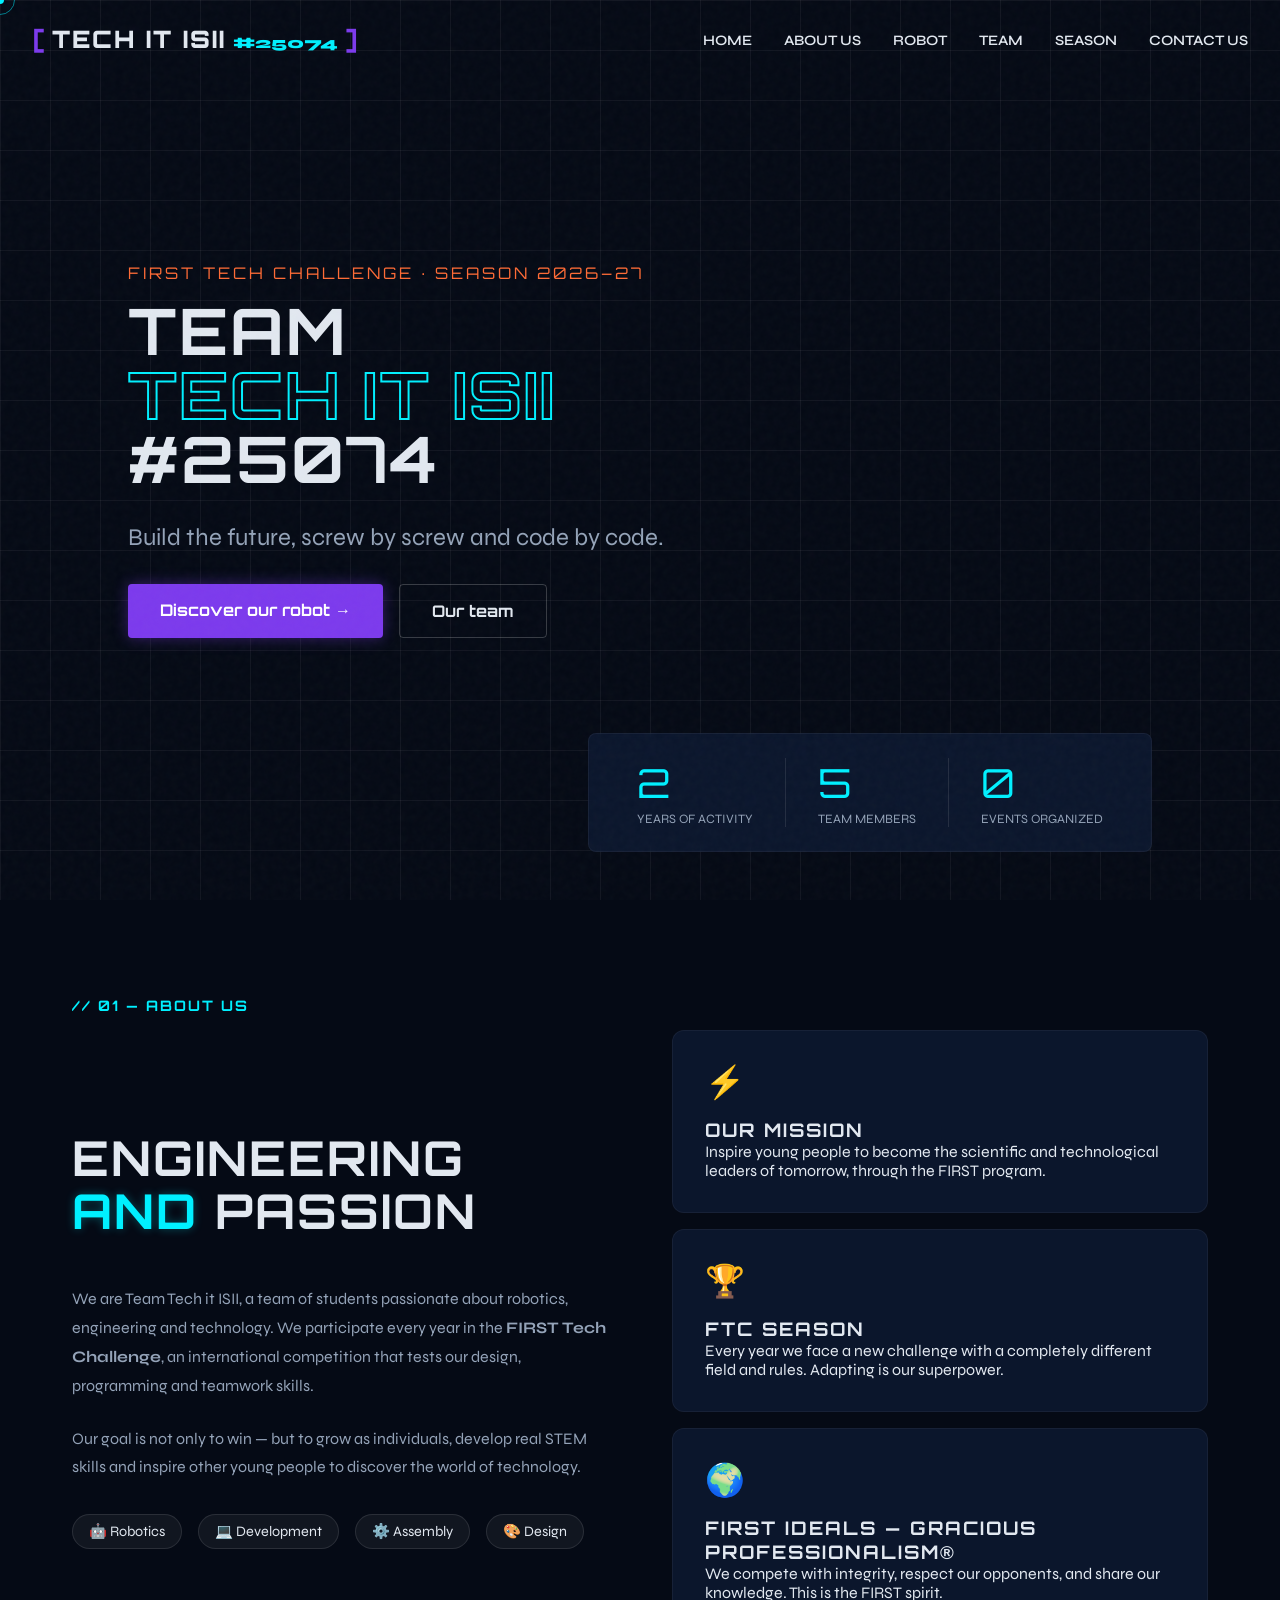
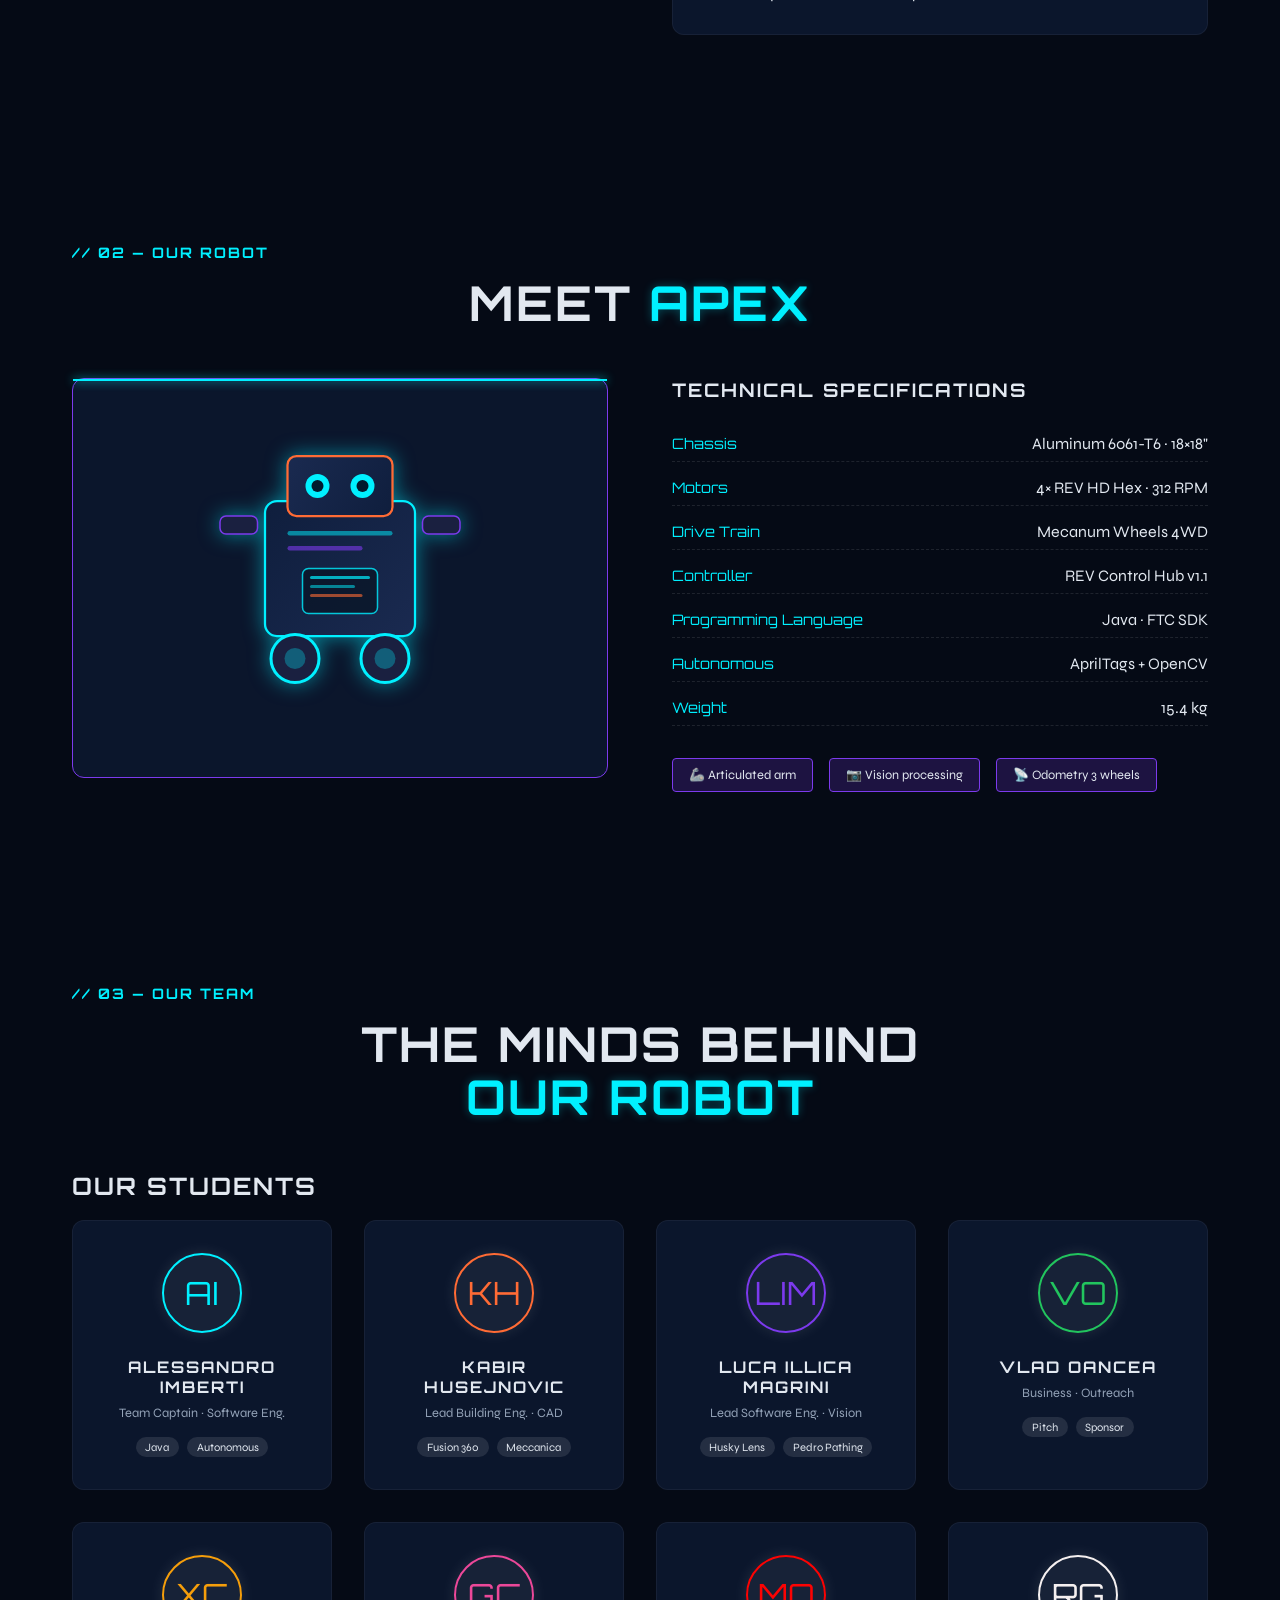
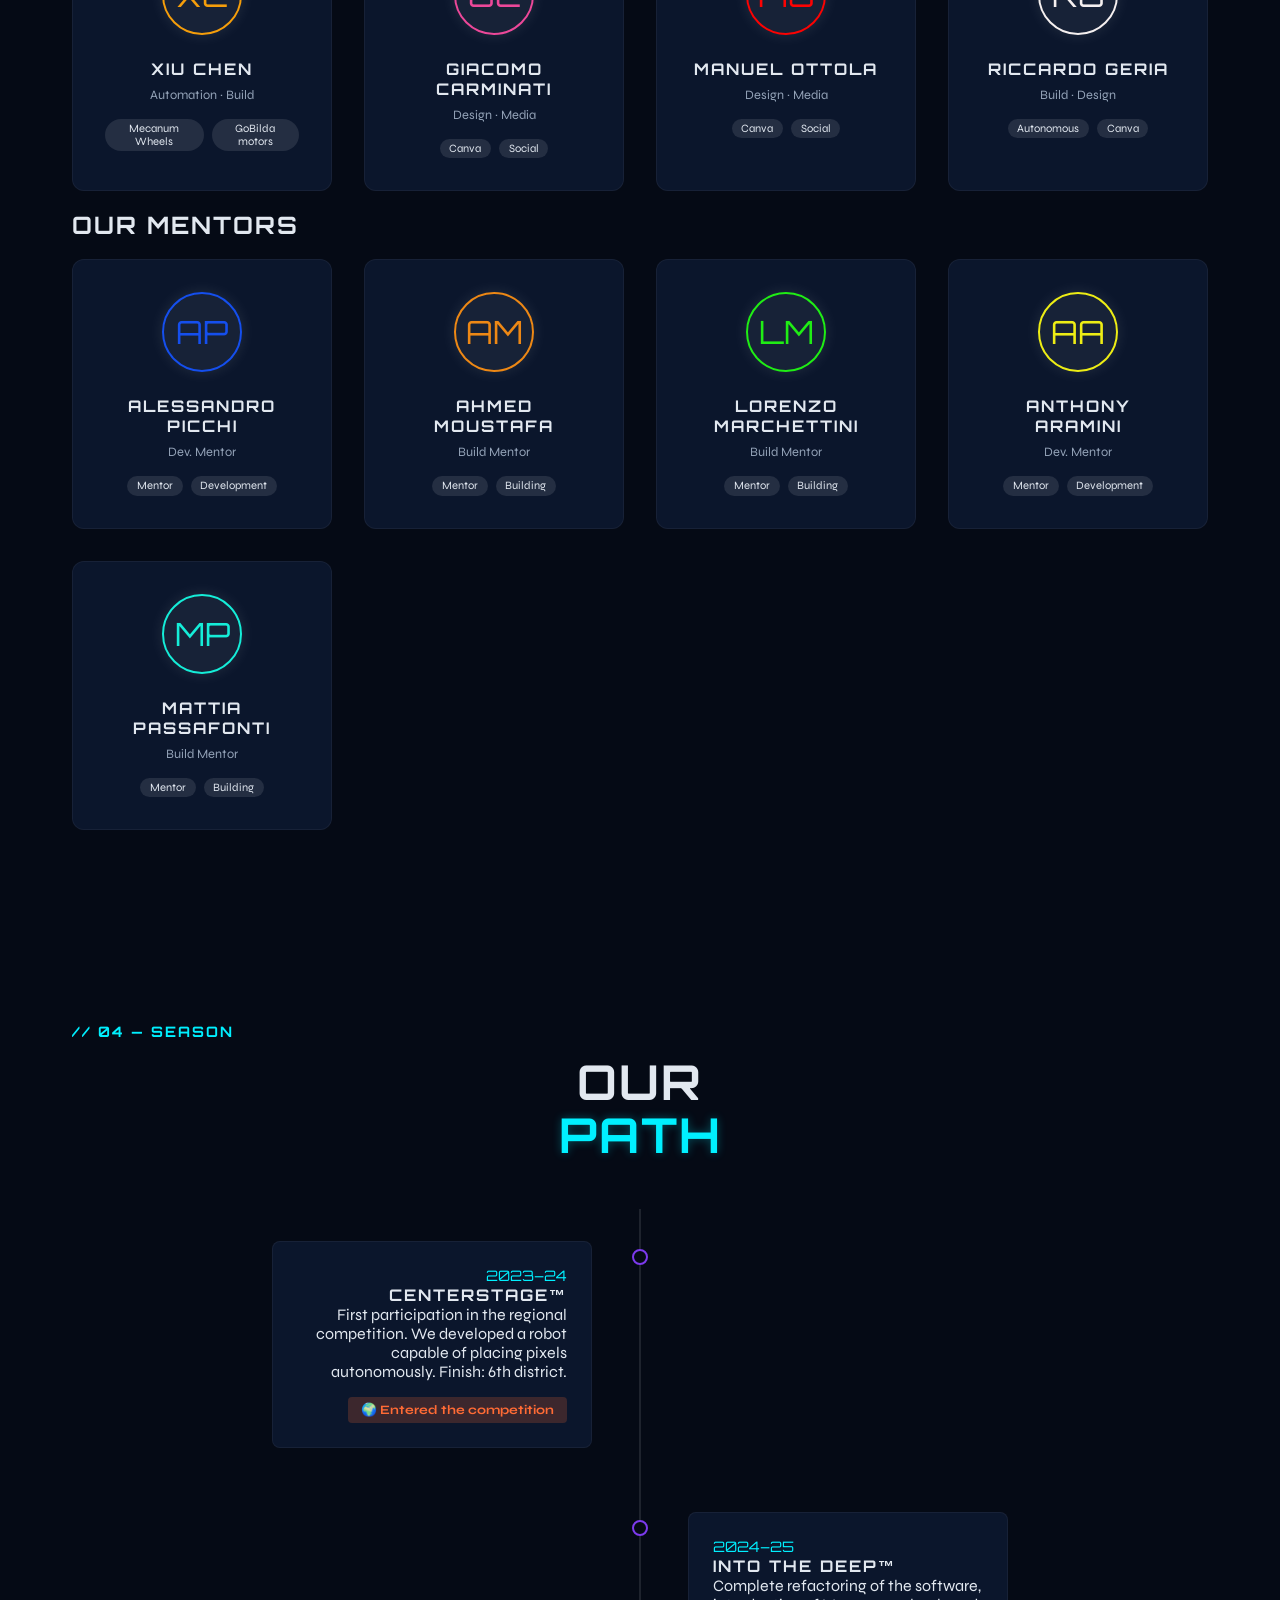
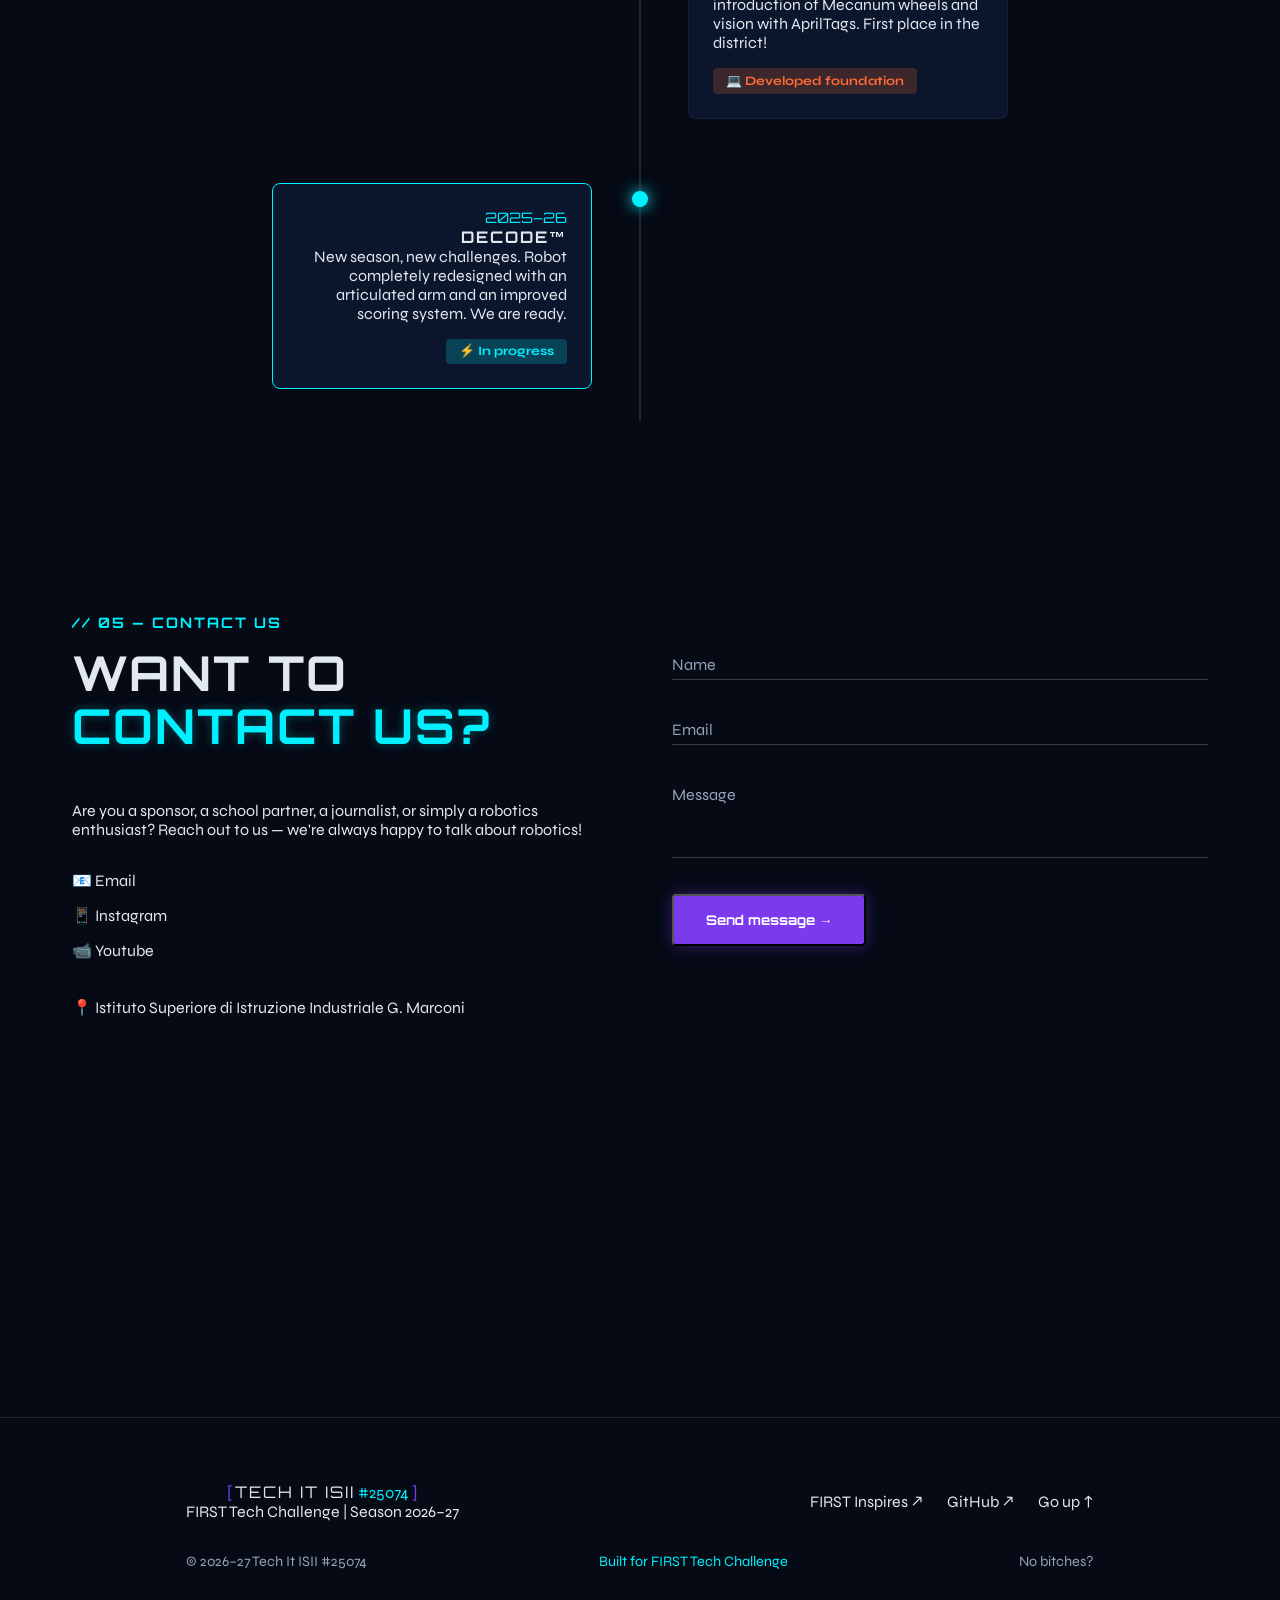
<file: PAGES/index.html>
<!DOCTYPE html>
<html lang="it">
<head>
  <meta charset="UTF-8" />
  <meta name="viewport" content="width=device-width, initial-scale=1.0" />
  <title>Team #25074 | Tech it ISII</title>
  <link rel="stylesheet" href="../STYLE/style.css" />
  <link href="https://fonts.googleapis.com/css2?family=Orbitron:wght@400;700;900&family=Syne:wght@400;500;700&display=swap" rel="stylesheet" />
</head>
<body>

  <!-- CURSOR FOLLOWER -->
  <div class="cursor-dot" id="cursorDot"></div>
  <div class="cursor-ring" id="cursorRing"></div>

  <!-- NOISE OVERLAY -->
  <div class="noise-overlay"></div>

  <!-- NAV -->
  <nav class="navbar" id="navbar">
    <div class="nav-logo">
      <span class="logo-bracket">[</span>
      <span class="logo-text">Tech it ISII</span>
      <span class="logo-num">#25074</span>
      <span class="logo-bracket">]</span>
    </div>
    <ul class="nav-links">
      <li><a href="#hero" class="nav-link" data-text="HOME">HOME</a></li>
      <li><a href="#about" class="nav-link" data-text="CHI SIAMO">ABOUT US</a></li>
      <li><a href="#robot" class="nav-link" data-text="ROBOT">ROBOT</a></li>
      <li><a href="#team" class="nav-link" data-text="TEAM">TEAM</a></li>
      <li><a href="#stagioni" class="nav-link" data-text="STAGIONI">SEASON</a></li>
      <li><a href="#contatti" class="nav-link cta-nav" data-text="CONTATTI">CONTACT US</a></li>
    </ul>
    <button class="nav-toggle" id="navToggle" aria-label="Menu">
      <span></span><span></span><span></span>
    </button>
  </nav>

  <!-- HERO -->
  <section class="hero" id="hero">
    <div class="hero-grid-overlay"></div>
    <div class="hero-content">
      <div class="hero-tag animate-in" style="--delay:0.1s">FIRST TECH CHALLENGE · SEASON 2026–27</div>
      <h1 class="hero-title animate-in" style="--delay:0.25s">
        <span class="hero-line">TEAM</span>
        <span class="hero-line accent">Tech it ISII</span>
        <span class="hero-line">#25074</span>
      </h1>
      <p class="hero-sub animate-in" style="--delay:0.45s">
        Build the future, screw by screw and code by code.
      </p>
      <div class="hero-cta animate-in" style="--delay:0.6s">
        <a href="#robot" class="btn btn-primary">Discover our robot →</a>
        <a href="#team" class="btn btn-ghost">Our team</a>
      </div>
    </div>
    <div class="hero-stats animate-in" style="--delay:0.75s">
      <div class="stat">
        <span class="stat-num" data-target="3">0</span>
        <span class="stat-label">Years of Activity</span>
      </div>
      <div class="stat-divider"></div>
      <div class="stat">
        <span class="stat-num" data-target="10">0</span>
        <span class="stat-label">Team Members</span>
      </div>
      <div class="stat-divider"></div>
      <div class="stat">
        <span class="stat-num" data-target="0">0</span>
        <span class="stat-label">Events Organized</span>
      </div>
    </div>
    <div class="hero-scroll-hint">
      <span></span>
      <div class="scroll-line"></div>
    </div>
  </section>

  <!-- ABOUT -->
  <section class="about section" id="about">
    <div class="container">
      <div class="section-label">// 01 — ABOUT US</div>
      <div class="about-grid">
        <div class="about-text">
          <h2 class="section-title">Engineering<br><em>and</em> Passion</h2>
          <p>We are Team Tech it ISII, a team of students passionate about robotics, engineering and technology. 
          We participate every year in the <strong>FIRST Tech Challenge</strong>, an international competition that tests 
          our design, programming and teamwork skills.</p>
          <p>Our goal is not only to win — but to grow as individuals, develop real STEM skills and inspire other young people to discover the world of technology.</p>
          <div class="about-badges">
            <span class="badge">🤖 Robotics</span>
            <span class="badge">💻 Development</span>
            <span class="badge">⚙️ Assembly</span>
            <span class="badge">🎨 Design</span>
          </div>
        </div>
        <div class="about-visual">
          <div class="about-card" data-tilt>
            <div class="about-card-inner">
              <div class="card-icon">⚡</div>
              <h3>Our Mission</h3>
              <p>Inspire young people to become the scientific and technological leaders of tomorrow, through the FIRST program.</p>
            </div>
          </div>
          <div class="about-card" data-tilt>
            <div class="about-card-inner">
              <div class="card-icon">🏆</div>
              <h3>FTC Season</h3>
              <p>Every year we face a new challenge with a completely different field and rules. Adapting is our superpower.</p>
            </div>
          </div>
          <div class="about-card about-card-wide" data-tilt>
            <div class="about-card-inner">
              <div class="card-icon">🌍</div>
              <h3>FIRST Ideals — Gracious Professionalism®</h3>
              <p>We compete with integrity, respect our opponents, and share our knowledge. This is the FIRST spirit.</p>
            </div>
          </div>
        </div>
      </div>
    </div>
  </section>

  <!-- ROBOT -->
  <section class="robot section" id="robot">
    <div class="container">
      <div class="section-label">// 02 — OUR ROBOT</div>
      <h2 class="section-title center">
        Meet <em>APEX</em>
      </h2>
      <div class="robot-showcase">
        <div class="robot-display">
          <div class="robot-frame">
            <div class="robot-placeholder">
              <div class="robot-svg-wrapper">
                <svg viewBox="0 0 200 220" fill="none" xmlns="http://www.w3.org/2000/svg" class="robot-svg">
                  <!-- Body -->
                  <rect x="50" y="60" width="100" height="90" rx="8" fill="url(#bodyGrad)" stroke="#00f0ff" stroke-width="1.5"/>
                  <!-- Head -->
                  <rect x="65" y="30" width="70" height="40" rx="6" fill="url(#headGrad)" stroke="#ff6b35" stroke-width="1.5"/>
                  <!-- Eyes -->
                  <circle cx="85" cy="50" r="8" fill="#00f0ff" class="robot-eye"/>
                  <circle cx="115" cy="50" r="8" fill="#00f0ff" class="robot-eye"/>
                  <circle cx="85" cy="50" r="4" fill="#001a2e"/>
                  <circle cx="115" cy="50" r="4" fill="#001a2e"/>
                  <!-- Arms -->
                  <rect x="20" y="70" width="25" height="12" rx="4" fill="#1a2040" stroke="#7c3aed" stroke-width="1"/>
                  <rect x="155" y="70" width="25" height="12" rx="4" fill="#1a2040" stroke="#7c3aed" stroke-width="1"/>
                  <!-- Wheels -->
                  <circle cx="70" cy="165" r="16" fill="#1a2040" stroke="#00f0ff" stroke-width="2"/>
                  <circle cx="130" cy="165" r="16" fill="#1a2040" stroke="#00f0ff" stroke-width="2"/>
                  <circle cx="70" cy="165" r="7" fill="#00f0ff" opacity="0.3"/>
                  <circle cx="130" cy="165" r="7" fill="#00f0ff" opacity="0.3"/>
                  <!-- Body details -->
                  <rect x="65" y="80" width="70" height="3" rx="1.5" fill="#00f0ff" opacity="0.5"/>
                  <rect x="65" y="90" width="50" height="3" rx="1.5" fill="#7c3aed" opacity="0.6"/>
                  <rect x="75" y="105" width="50" height="30" rx="4" fill="#0a1628" stroke="#00f0ff" stroke-width="1" opacity="0.8"/>
                  <!-- Screen lines -->
                  <rect x="80" y="110" width="40" height="2" rx="1" fill="#00f0ff" opacity="0.7"/>
                  <rect x="80" y="116" width="30" height="2" rx="1" fill="#00f0ff" opacity="0.5"/>
                  <rect x="80" y="122" width="35" height="2" rx="1" fill="#ff6b35" opacity="0.6"/>
                  <defs>
                    <linearGradient id="bodyGrad" x1="50" y1="60" x2="150" y2="150" gradientUnits="userSpaceOnUse">
                      <stop stop-color="#0f1e3d"/>
                      <stop offset="1" stop-color="#1a2a50"/>
                    </linearGradient>
                    <linearGradient id="headGrad" x1="65" y1="30" x2="135" y2="70" gradientUnits="userSpaceOnUse">
                      <stop stop-color="#1a2a50"/>
                      <stop offset="1" stop-color="#0f1e3d"/>
                    </linearGradient>
                  </defs>
                </svg>
              </div>
              <div class="robot-scan-line"></div>
            </div>
            <div class="robot-glow"></div>
          </div>
        </div>
        <div class="robot-specs">
          <h3 class="specs-title">Technical Specifications</h3>
          <div class="spec-list">
            <div class="spec-item">
              <span class="spec-key">Chassis</span>
              <span class="spec-val">Aluminum 6061-T6 · 18×18"</span>
            </div>
            <div class="spec-item">
              <span class="spec-key">Motors</span>
              <span class="spec-val">4× REV HD Hex · 312 RPM</span>
            </div>
            <div class="spec-item">
              <span class="spec-key">Drive Train</span>
              <span class="spec-val">Mecanum Wheels 4WD</span>
            </div>
            <div class="spec-item">
              <span class="spec-key">Controller</span>
              <span class="spec-val">REV Control Hub v1.1</span>
            </div>
            <div class="spec-item">
              <span class="spec-key">Programming Language</span>
              <span class="spec-val">Java · FTC SDK</span>
            </div>
            <div class="spec-item">
              <span class="spec-key">Autonomous</span>
              <span class="spec-val">AprilTags + OpenCV</span>
            </div>
            <div class="spec-item">
              <span class="spec-key">Weight</span>
              <span class="spec-val">15.4 kg</span>
            </div>
          </div>
          <div class="robot-sub-features">
            <div class="feature-pill">🦾 Articulated arm</div>
            <div class="feature-pill">📷 Vision processing</div>
            <div class="feature-pill">📡 Odometry 3 wheels</div>
          </div>
        </div>
      </div>
    </div>
  </section>

  <!-- TEAM -->
  <section class="team section" id="team">
    <div class="container">
      <div class="section-label">// 03 — OUR TEAM</div>
      <h2 class="section-title center">The Minds Behind<br><em>Our Robot</em></h2>
      <h2>Our Students</h2>
      <br>
      <div class="team-grid">
        <div class="member-card" data-tilt>
          <div class="member-avatar" style="--c:#00f0ff">AI</div>
          <h4 class="member-name">Alessandro Imberti</h4>
          <span class="member-role">Team Captain · Software Eng.</span>
          <div class="member-skills">
            <span>Java</span><span>Autonomous</span>
          </div>
        </div>
        <div class="member-card" data-tilt>
          <div class="member-avatar" style="--c:#ff6b35">KH</div>
          <h4 class="member-name">Kabir Husejnovic</h4>
          <span class="member-role">Lead Building Eng. · CAD</span>
          <div class="member-skills">
            <span>Fusion 360</span><span>Meccanica</span>
          </div>
        </div>
        <a href="https://itslucaa.is-a.dev" target="_blank" rel="noopener noreferrer" style="text-decoration: none; color: inherit;">
          <div class="member-card" data-tilt>
            <div class="member-avatar" style="--c:#7c3aed">LIM</div>
            <h4 class="member-name">Luca Illica Magrini</h4>
            <span class="member-role">Lead Software Eng. · Vision</span>
            <div class="member-skills">
              <span>Husky Lens</span><span>Pedro Pathing</span>
            </div>
          </div>
        </a>
        <div class="member-card" data-tilt>
          <div class="member-avatar" style="--c:#22c55e">VO</div>
          <h4 class="member-name">Vlad Oancea</h4>
          <span class="member-role">Business · Outreach</span>
          <div class="member-skills">
            <span>Pitch</span><span>Sponsor</span>
          </div>
        </div>
        <div class="member-card" data-tilt>
          <div class="member-avatar" style="--c:#f59e0b">XC</div>
          <h4 class="member-name">Xiu Chen</h4>
          <span class="member-role">Automation · Build</span>
          <div class="member-skills">
            <span>Mecanum Wheels</span><span>GoBilda motors</span>
          </div>
        </div>
        <div class="member-card" data-tilt>
          <div class="member-avatar" style="--c:#ec4899">GC</div>
          <h4 class="member-name">Giacomo Carminati</h4>
          <span class="member-role">Design · Media</span>
          <div class="member-skills">
            <span>Canva</span><span>Social</span>
          </div>
        </div>
        <div class="member-card" data-tilt>
          <div class="member-avatar" style="--c:#fc0303">MO</div>
          <h4 class="member-name">Manuel Ottola</h4>
          <span class="member-role">Design · Media</span>
          <div class="member-skills">
            <span>Canva</span><span>Social</span>
          </div>
        </div>
        <div class="member-card" data-tilt>
          <div class="member-avatar" style="--c:#f5f0f0">RG</div>
          <h4 class="member-name">Riccardo Geria</h4>
          <span class="member-role">Build · Design</span>
          <div class="member-skills">
            <span>Autonomous</span><span>Canva</span>
          </div>
        </div>
      </div>
      <br>
      <h2>Our Mentors</h2>
      <br>
      <div class="team-grid">
        <div class="member-card" data-tilt>
          <div class="member-avatar" style="--c:#154fed">AP</div>
          <h4 class="member-name">Alessandro Picchi</h4>
          <span class="member-role">Dev. Mentor</span>
          <div class="member-skills">
            <span>Mentor</span><span>Development</span>
          </div>
        </div>
          <div class="member-card" data-tilt>
            <div class="member-avatar" style="--c:#ed8815">AM</div>
              <h4 class="member-name">Ahmed Moustafa</h4>
              <span class="member-role">Build Mentor</span>
            <div class="member-skills">
              <span>Mentor</span><span>Building</span>
            </div>
          </div>
          <div class="member-card" data-tilt>
            <div class="member-avatar" style="--c:#20ed15">LM</div>
              <h4 class="member-name">Lorenzo Marchettini</h4>
              <span class="member-role">Build Mentor</span>
            <div class="member-skills">
              <span>Mentor</span><span>Building</span>
            </div>
          </div>
          <div class="member-card" data-tilt>
            <div class="member-avatar" style="--c:#eded15">AA</div>
              <h4 class="member-name">Anthony Aramini</h4>
              <span class="member-role">Dev. Mentor</span>
            <div class="member-skills">
              <span>Mentor</span><span>Development</span>
            </div>
          </div>
          <div class="member-card" data-tilt>
            <div class="member-avatar" style="--c:#15edd8">MP</div>
              <h4 class="member-name">Mattia Passafonti</h4>
              <span class="member-role">Build Mentor</span>
            <div class="member-skills">
              <span>Mentor</span><span>Building</span>
            </div>
          </div>
        </div>
      </div>
    </div>
  </section>

  <!-- STAGIONI -->
  <section class="stagioni section" id="stagioni">
    <div class="container">
      <div class="section-label">// 04 — SEASON</div>
      <h2 class="section-title center">Our<br><em>path</em></h2>
      <div class="timeline">
        <div class="timeline-item" data-side="left">
          <div class="timeline-dot"></div>
          <div class="timeline-card">
            <span class="tl-year">2023–24</span>
            <h4>CENTERSTAGE™</h4>
            <p>First participation in the regional competition. We developed a robot capable of placing pixels autonomously. Finish: 6th district.</p>
            <div class="tl-badge win">🌍 Entered the competition</div>
          </div>
        </div>
        <div class="timeline-item" data-side="right">
          <div class="timeline-dot"></div>
          <div class="timeline-card">
            <span class="tl-year">2024–25</span>
            <h4>INTO THE DEEP™</h4>
            <p>Complete refactoring of the software, introduction of Mecanum wheels and vision with AprilTags. First place in the district!</p>
            <div class="tl-badge win">💻 Developed foundation</div>
          </div>
        </div>
        <div class="timeline-item" data-side="left">
          <div class="timeline-dot active"></div>
          <div class="timeline-card active">
            <span class="tl-year">2025–26</span>
            <h4>DECODE™</h4>
            <p>New season, new challenges. Robot completely redesigned with an articulated arm and an improved scoring system. We are ready.</p>
            <div class="tl-badge current">⚡ In progress</div>
          </div>
        </div>
      </div>
    </div>
  </section>

  <!-- CONTATTI -->
  <section class="contatti section" id="contatti">
    <div class="container">
      <div class="section-label">// 05 — CONTACT US</div>
      <div class="contatti-grid">
        <div class="contatti-text">
          <h2 class="section-title">Want to<br><em>contact us?</em></h2>
          <p>Are you a sponsor, a school partner, a journalist, or simply a robotics enthusiast? Reach out to us — we're always happy to talk about robotics!</p>
          <div class="contact-info">
            <div class="contact-item">
              <span class="contact-icon">📧</span>
              <a href="mailto:techit@isii.it">Email</a>
            </div>
            <div class="contact-item">
              <span class="contact-icon">📱</span>
              <a href="https://www.instagram.com/tech_it_isii?igsh=czV2NGNjMWVxeXBp">Instagram</a>
            </div>
            <div class="contact-item">
              <span class="contact-icon">📹</span>
              <a href="https://www.youtube.com/@TechItISII" target="_blank" rel="noopener">Youtube</a>
            </div>
          </div>
        </div>
        <form class="contact-form" id="contactForm" novalidate>
          <div class="form-group">
            <input type="text" id="nome" required />
            <label for="nome">Name</label>
          </div>
          <div class="form-group">
            <input type="email" id="email" required />
            <label for="email">Email</label>
          </div>
          <div class="form-group">
            <textarea id="messaggio" rows="4" required></textarea>
            <label for="messaggio">Message</label>
          </div>
          <button type="submit" class="btn btn-primary btn-full">
            <span class="btn-text">Send message →</span>
            <span class="btn-loading">⏳ Sending...</span>
          </button>
          <div class="form-success" id="formSuccess">
            ✅ Message sent! We'll get back to you soon.
          </div>
        </form>
        </div>
        <br><br>
        <span class="contact-icon">📍 Istituto Superiore di Istruzione Industriale G. Marconi</span>
        <iframe src="https://www.google.com/maps/embed?pb=!1m18!1m12!1m3!1d2819.017089907172!2d9.686506776341458!3d45.04487506131897!2m3!1f0!2f0!3f0!3m2!1i1024!2i768!4f13.1!3m3!1m2!1s0x4780dd5103c85835%3A0x78e7bf456667fbaf!2sIstituto%20Superiore%20di%20Istruzione%20Industriale%20G.%20Marconi!5e0!3m2!1sit!2sit!4v1773677823845!5m2!1sit!2sit" width="1200" height="300" style="border:0;" allowfullscreen="" loading="lazy" referrerpolicy="no-referrer-when-downgrade"></iframe>
    </div>
  </section>

  <!-- FOOTER -->
  <footer class="footer">
    <div class="container">
      <div class="footer-top">
        <div class="footer-brand">
          <span class="logo-bracket">[</span>
          <span class="logo-text">Tech It ISII</span>
          <span class="logo-num">#25074</span>
          <span class="logo-bracket">]</span>
          <p>FIRST Tech Challenge | Season 2026–27</p>
        </div>
        <div class="footer-links">
          <a href="https://www.firstinspires.org" target="_blank" rel="noopener">FIRST Inspires ↗</a>
          <a href="https://github.com/TECH-IT-ISII-26" target="_blank" rel="noopener">GitHub ↗</a>
          <a href="#hero">Go up ↑</a>
        </div>
      </div>
      <div class="footer-bottom">
        <span>© 2026–27 Tech It ISII #25074</span>
        <span class="footer-ftc">Built for FIRST Tech Challenge</span>

        <!-- Easter egg -->
        <div class="easter-egg-container">
            <span id="EasterEgg-trigger" class="EasterEgg-text">No bitches?</span>
        </div>
      </div>
    </div>
  </footer>

  <script src="../SCRIPT/script.js"></script>
</body>
</html>
</file>
<file: STYLE/style.css>
/* =========================================
   VARIABILI E RESET
   ========================================= */
:root {
  /* Colori principali */
  --bg-dark: #050a15;
  --bg-panel: rgba(15, 30, 61, 0.6);
  --text-main: #e2e8f0;
  --text-muted: #94a3b8;
  
  /* Colori Neon / Accenti */
  --cyan: #00f0ff;
  --purple: #7c3aed;
  --orange: #ff6b35;
  --green: #22c55e;
  
  /* Font */
  --font-display: 'Orbitron', sans-serif;
  --font-body: 'Syne', sans-serif;
  
  /* Transizioni */
  --transition: all 0.3s ease;
}

* {
  margin: 0;
  padding: 0;
  box-sizing: border-box;
  cursor: none; /* Nascondiamo il cursore di default per usare il nostro */
}

html {
  scroll-behavior: smooth;
  background-color: var(--bg-dark);
  color: var(--text-main);
  font-family: var(--font-body);
  overflow-x: hidden;
}

/* Scrollbar personalizzata */
::-webkit-scrollbar { width: 8px; }
::-webkit-scrollbar-track { background: var(--bg-dark); }
::-webkit-scrollbar-thumb { background: var(--purple); border-radius: 4px; }

/* =========================================
   CURSORE E NOISE OVERLAY
   ========================================= */
.cursor-dot, .cursor-ring {
  position: fixed;
  top: 0; left: 0;
  transform: translate(-50%, -50%);
  border-radius: 50%;
  pointer-events: none;
  z-index: 9999;
}

.cursor-dot {
  width: 8px; height: 8px;
  background-color: var(--cyan);
  transition: transform 0.1s ease-out;
}

.cursor-ring {
  width: 30px; height: 30px;
  border: 1px solid rgba(0, 240, 255, 0.5);
  transition: transform 0.2s ease-out, width 0.2s, height 0.2s;
}

.cursor-hover .cursor-ring {
  width: 50px; height: 50px;
  background-color: rgba(0, 240, 255, 0.1);
  border-color: var(--cyan);
}

.noise-overlay {
  position: fixed;
  top: 0; left: 0; width: 100%; height: 100%;
  pointer-events: none;
  z-index: 9998;
  opacity: 0.03;
  background: url('data:image/svg+xml;utf8,%3Csvg viewBox="0 0 200 200" xmlns="http://www.w3.org/2000/svg"%3E%3Cfilter id="noiseFilter"%3E%3CfeTurbulence type="fractalNoise" baseFrequency="0.65" numOctaves="3" stitchTiles="stitch"/%3E%3C/filter%3E%3Crect width="100%25" height="100%25" filter="url(%23noiseFilter)"/%3E%3C/svg%3E');
}

/* =========================================
   TIPOGRAFIA E UTILITY
   ========================================= */
h1, h2, h3, h4, .logo-text, .section-label {
  font-family: var(--font-display);
  text-transform: uppercase;
  letter-spacing: 2px;
}

a { text-decoration: none; color: inherit; }
.container { max-width: 1200px; margin: 0 auto; padding: 0 2rem; }
.section { padding: 6rem 0; position: relative; }
.section-label { color: var(--cyan); margin-bottom: 1rem; font-weight: 700; font-size: 0.9rem; }
.section-title { font-size: 3rem; margin-bottom: 3rem; line-height: 1.1; }
.section-title.center { text-align: center; }
.section-title em { color: var(--cyan); font-style: normal; text-shadow: 0 0 10px rgba(0,240,255,0.3); }

/* =========================================
   NAVBAR
   ========================================= */
.navbar {
  position: fixed;
  top: 0; width: 100%;
  padding: 1.5rem 2rem;
  display: flex;
  justify-content: space-between;
  align-items: center;
  z-index: 1000;
  transition: var(--transition);
}

.navbar.scrolled {
  background: rgba(5, 10, 21, 0.8);
  backdrop-filter: blur(10px);
  padding: 1rem 2rem;
  border-bottom: 1px solid rgba(255,255,255,0.05);
}

.nav-logo { font-size: 1.5rem; font-weight: 900; }
.logo-bracket { color: var(--purple); }
.logo-num { color: var(--cyan); font-size: 1rem; }

.nav-links { display: flex; gap: 2rem; list-style: none; }
.nav-link { font-size: 0.9rem; font-weight: 600; position: relative; }
.nav-link::before {
  content: ''; position: absolute; bottom: -5px; left: 0;
  width: 0%; height: 2px; background: var(--cyan);
  transition: var(--transition);
}
.nav-link:hover::before { width: 100%; }

.nav-toggle {
  display: none; flex-direction: column; gap: 5px;
  background: none; border: none; cursor: none;
}
.nav-toggle span { width: 30px; height: 3px; background: white; transition: 0.3s; }

/* =========================================
   BOTTONI
   ========================================= */
.btn {
  display: inline-block; padding: 1rem 2rem;
  font-family: var(--font-display); font-weight: 700;
  border-radius: 4px; transition: var(--transition);
  position: relative; overflow: hidden;
}
.btn-primary {
  background: var(--purple); color: white;
  box-shadow: 0 0 15px rgba(124, 58, 237, 0.4);
}
.btn-primary:hover {
  background: transparent; box-shadow: 0 0 25px rgba(0, 240, 255, 0.6);
  border: 1px solid var(--cyan); color: var(--cyan);
}
.btn-ghost { border: 1px solid rgba(255,255,255,0.2); }
.btn-ghost:hover { border-color: var(--cyan); color: var(--cyan); }

/* =========================================
   HERO SECTION
   ========================================= */
.hero {
  min-height: 100vh; display: flex; flex-direction: column;
  justify-content: center; position: relative;
  padding: 0 10%;
}
.hero-grid-overlay {
  position: absolute; top: 0; left: 0; width: 100%; height: 100%;
  background-size: 50px 50px;
  background-image: linear-gradient(to right, rgba(255, 255, 255, 0.05) 1px, transparent 1px),
                    linear-gradient(to bottom, rgba(255, 255, 255, 0.05) 1px, transparent 1px);
  z-index: -1;
}
.hero-tag { color: var(--orange); font-family: var(--font-display); margin-bottom: 1rem; letter-spacing: 3px; }
.hero-title { font-size: 5vw; line-height: 1; display: flex; flex-direction: column; }
.hero-line.accent { color: transparent; -webkit-text-stroke: 2px var(--cyan); }
.hero-sub { font-size: 1.5rem; color: var(--text-muted); max-width: 600px; margin: 2rem 0; }
.hero-cta { display: flex; gap: 1rem; }

.hero-stats {
  position: absolute; bottom: 3rem; right: 10%;
  display: flex; gap: 2rem; background: var(--bg-panel);
  padding: 1.5rem 3rem; border-radius: 8px; backdrop-filter: blur(5px);
  border: 1px solid rgba(255,255,255,0.05);
}
.stat-num { display: block; font-size: 2.5rem; font-family: var(--font-display); color: var(--cyan); }
.stat-label { font-size: 0.8rem; color: var(--text-muted); text-transform: uppercase; }
.stat-divider { width: 1px; background: rgba(255,255,255,0.1); }

/* =========================================
   SEZIONI (ABOUT, ROBOT, TEAM)
   ========================================= */
.about-grid { display: grid; grid-template-columns: 1fr 1fr; gap: 4rem; align-items: center; }
.about-text p { margin-bottom: 1.5rem; line-height: 1.8; color: var(--text-muted); }
.about-badges { display: flex; gap: 1rem; flex-wrap: wrap; margin-top: 2rem; }
.badge { background: rgba(255,255,255,0.05); padding: 0.5rem 1rem; border-radius: 50px; font-size: 0.9rem; border: 1px solid rgba(255,255,255,0.1); }

.about-card { background: var(--bg-panel); padding: 2rem; border-radius: 12px; margin-bottom: 1rem; border: 1px solid rgba(255,255,255,0.05); transition: var(--transition); }
.about-card:hover { border-color: var(--cyan); box-shadow: 0 10px 30px rgba(0,240,255,0.1); }
.card-icon { font-size: 2rem; margin-bottom: 1rem; }

/* ROBOT SECTION */
.robot-showcase { display: grid; grid-template-columns: 1fr 1fr; gap: 4rem; }
.robot-frame { position: relative; background: var(--bg-panel); border-radius: 12px; padding: 2rem; border: 1px solid var(--purple); display: flex; justify-content: center; }
.robot-svg-wrapper { width: 100%; max-width: 300px; position: relative; z-index: 2; }
.robot-svg { width: 100%; height: auto; filter: drop-shadow(0 0 10px rgba(0,240,255,0.5)); }

/* Effetto Scanner sul Robot */
.robot-scan-line {
  position: absolute; top: 0; left: 0; width: 100%; height: 2px;
  background: var(--cyan); box-shadow: 0 0 10px var(--cyan);
  animation: scan 3s infinite linear; z-index: 3;
}
@keyframes scan { 0% { top: 0; opacity: 0; } 10% { opacity: 1; } 90% { opacity: 1; } 100% { top: 100%; opacity: 0; } }

.robot-specs .spec-list { display: grid; gap: 1rem; margin-top: 2rem; }
.spec-item { display: flex; justify-content: space-between; border-bottom: 1px dashed rgba(255,255,255,0.1); padding-bottom: 0.5rem; }
.spec-key { color: var(--cyan); font-family: var(--font-display); font-size: 0.9rem; }
.spec-val { color: var(--text-main); }
.robot-sub-features { display: flex; gap: 1rem; margin-top: 2rem; flex-wrap: wrap; }
.feature-pill { background: rgba(124, 58, 237, 0.2); border: 1px solid var(--purple); padding: 0.5rem 1rem; border-radius: 4px; font-size: 0.8rem; }

/* TEAM SECTION */
.team-grid { display: grid; grid-template-columns: repeat(auto-fit, minmax(250px, 1fr)); gap: 2rem; }
.member-card { background: var(--bg-panel); padding: 2rem; border-radius: 12px; text-align: center; border: 1px solid rgba(255,255,255,0.05); }
.member-avatar { width: 80px; height: 80px; margin: 0 auto 1.5rem; background: rgba(255,255,255,0.05); border-radius: 50%; display: flex; align-items: center; justify-content: center; font-size: 2rem; font-family: var(--font-display); border: 2px solid var(--c); color: var(--c); box-shadow: 0 0 15px rgba(255,255,255,0.1); }
.member-role { display: block; font-size: 0.8rem; color: var(--text-muted); margin: 0.5rem 0 1rem; }
.member-skills { display: flex; justify-content: center; gap: 0.5rem; }
.member-skills span { font-size: 0.7rem; padding: 0.2rem 0.6rem; background: rgba(255,255,255,0.1); border-radius: 50px; }

/* TIMELINE */
.timeline { position: relative; max-width: 800px; margin: 0 auto; }
.timeline::before { content: ''; position: absolute; left: 50%; top: 0; width: 2px; height: 100%; background: rgba(255,255,255,0.1); transform: translateX(-50%); }
.timeline-item { width: 50%; padding: 2rem; position: relative; }
.timeline-item[data-side="left"] { left: 0; text-align: right; padding-right: 3rem; }
.timeline-item[data-side="right"] { left: 50%; text-align: left; padding-left: 3rem; }
.timeline-dot { position: absolute; top: 2.5rem; width: 16px; height: 16px; background: var(--bg-dark); border: 2px solid var(--purple); border-radius: 50%; z-index: 2; }
.timeline-item[data-side="left"] .timeline-dot { right: -8px; }
.timeline-item[data-side="right"] .timeline-dot { left: -8px; }
.timeline-dot.active { background: var(--cyan); border-color: var(--cyan); box-shadow: 0 0 15px var(--cyan); }
.timeline-card { background: var(--bg-panel); padding: 1.5rem; border-radius: 8px; border: 1px solid rgba(255,255,255,0.05); }
.timeline-card.active { border-color: var(--cyan); }
.tl-year { color: var(--cyan); font-family: var(--font-display); font-size: 0.9rem; }
.tl-badge { display: inline-block; margin-top: 1rem; padding: 0.3rem 0.8rem; border-radius: 4px; font-size: 0.8rem; font-weight: bold; }
.tl-badge.win { background: rgba(255, 107, 53, 0.2); color: var(--orange); }
.tl-badge.current { background: rgba(0, 240, 255, 0.2); color: var(--cyan); }

/* CONTATTI & FORM */
.contatti-grid { display: grid; grid-template-columns: 1fr 1fr; gap: 4rem; }
.contact-info { margin-top: 2rem; display: flex; flex-direction: column; gap: 1rem; }
.form-group { position: relative; margin-bottom: 2rem; }
.form-group input, .form-group textarea { width: 100%; background: transparent; border: none; border-bottom: 1px solid rgba(255,255,255,0.2); color: white; padding: 0.5rem 0; font-family: var(--font-body); resize: none; }
.form-group input:focus, .form-group textarea:focus { outline: none; border-color: var(--cyan); }
.form-group label { position: absolute; top: 0.5rem; left: 0; color: var(--text-muted); transition: var(--transition); pointer-events: none; }
.form-group input:focus ~ label, .form-group input:valid ~ label, .form-group textarea:focus ~ label, .form-group textarea:valid ~ label { top: -1.5rem; font-size: 0.8rem; color: var(--cyan); }
.form-success { display: none; margin-top: 1rem; color: var(--green); background: rgba(34, 197, 94, 0.1); padding: 1rem; border-radius: 4px; }
.btn-loading { display: none; }
.is-loading .btn-text { display: none; }
.is-loading .btn-loading { display: inline; }

/* FOOTER */
.footer { border-top: 1px solid rgba(255,255,255,0.1); padding: 4rem 0 2rem; text-align: center; }
.footer-top { display: flex; justify-content: space-between; align-items: center; margin-bottom: 2rem; padding: 0 10%; }
.footer-links { display: flex; gap: 1.5rem; }
.footer-bottom { color: var(--text-muted); font-size: 0.9rem; display: flex; justify-content: space-between; padding: 0 10%; }
.footer-ftc { color: var(--cyan); }

/* =========================================
   ANIMAZIONI JS
   ========================================= */
.animate-in { opacity: 0; transform: translateY(30px); transition: opacity 0.8s ease, transform 0.8s ease; }
.animate-in.visible { opacity: 1; transform: translateY(0); }

/* =========================================
   RESPONSIVE
   ========================================= */
@media (max-width: 900px) {
  .nav-links { position: fixed; top: 0; right: -100%; height: 100vh; width: 70%; background: var(--bg-dark); flex-direction: column; justify-content: center; align-items: center; transition: 0.4s; }
  .nav-links.active { right: 0; border-left: 1px solid var(--cyan); }
  .nav-toggle { display: flex; z-index: 1001; }
  .hero-title { font-size: 3rem; }
  .hero-stats { position: relative; right: auto; bottom: auto; margin-top: 3rem; flex-direction: column; gap: 1rem; text-align: center; }
  .stat-divider { width: 100%; height: 1px; }
  .about-grid, .robot-showcase, .contatti-grid { grid-template-columns: 1fr; }
  .timeline::before { left: 30px; }
  .timeline-item { width: 100%; padding-left: 80px !important; text-align: left !important; }
  .timeline-item[data-side="left"], .timeline-item[data-side="right"] { left: 0; }
  .timeline-item[data-side="left"] .timeline-dot, .timeline-item[data-side="right"] .timeline-dot { left: 22px; right: auto; }
}

@media (pointer: coarse) {
  /* Disabilita il cursore personalizzato su touch screen */
  * { cursor: auto; }
  .cursor-dot, .cursor-ring { display: none; }
}
</file>
